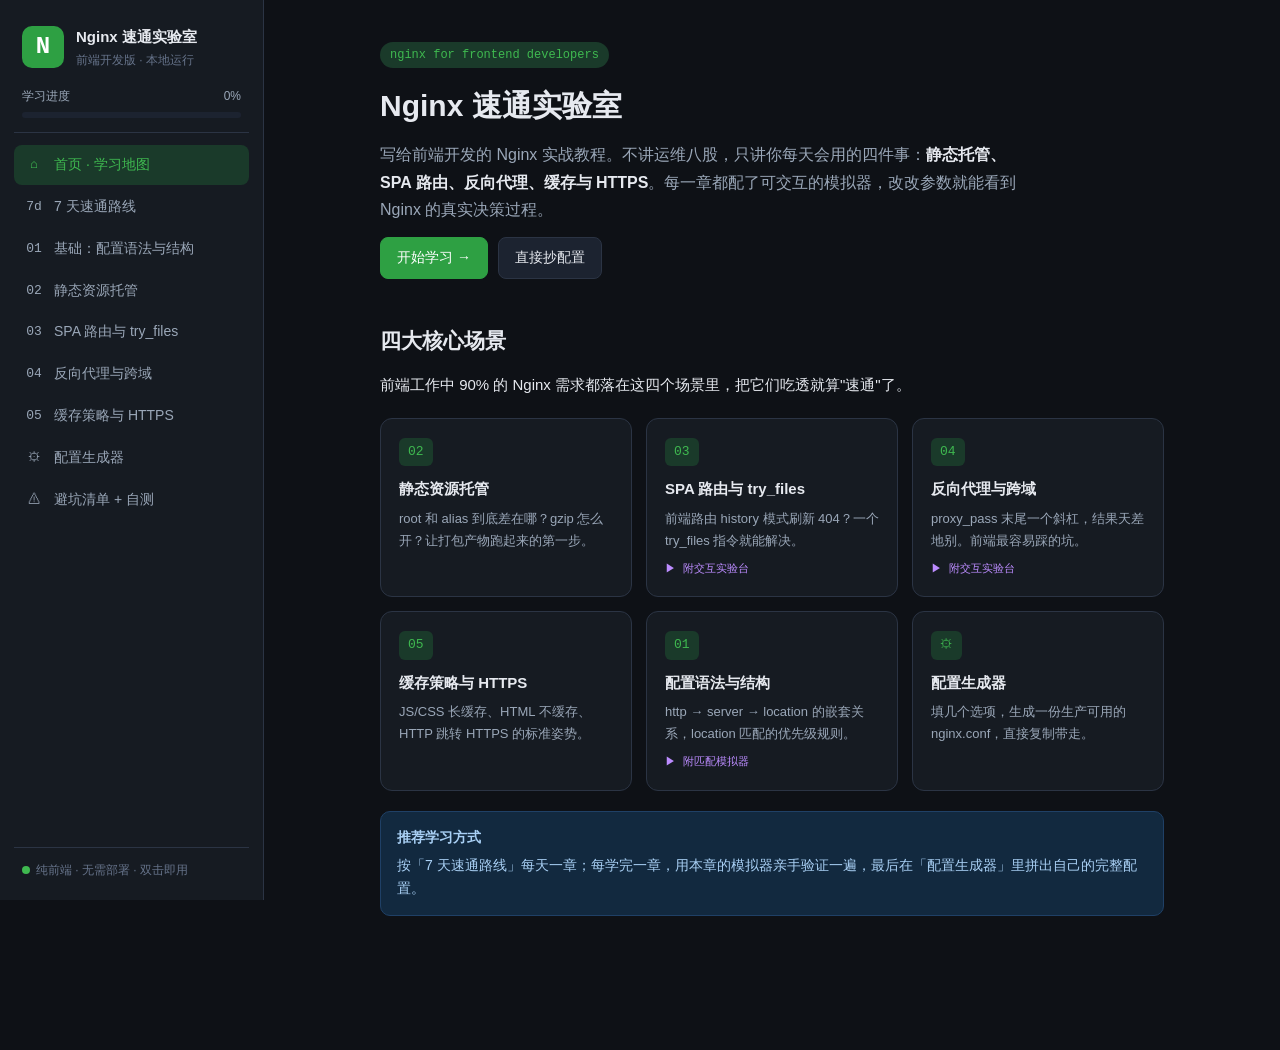
<file: index.html>
<!DOCTYPE html>
<html lang="zh-CN">
<head>
<meta charset="UTF-8">
<meta name="viewport" content="width=device-width, initial-scale=1.0">
<title>Nginx 速通实验室 · 前端开发版</title>
<link rel="icon" href="data:image/svg+xml,<svg xmlns='http://www.w3.org/2000/svg' viewBox='0 0 100 100'><rect width='100' height='100' rx='20' fill='%23009639'/><text x='50' y='68' font-size='52' text-anchor='middle' fill='white' font-family='monospace' font-weight='bold'>N</text></svg>">
<link rel="stylesheet" href="css/style.css">
</head>
<body>
<div id="app">
  <aside id="sidebar">
    <div class="brand">
      <div class="brand-logo">N</div>
      <div>
        <div class="brand-title">Nginx 速通实验室</div>
        <div class="brand-sub">前端开发版 · 本地运行</div>
      </div>
    </div>
    <div class="progress-wrap">
      <div class="progress-label"><span>学习进度</span><span id="progress-text">0%</span></div>
      <div class="progress-bar"><div id="progress-fill"></div></div>
    </div>
    <nav id="nav"></nav>
    <div class="sidebar-foot">
      <span class="dot"></span>纯前端 · 无需部署 · 双击即用
    </div>
  </aside>
  <main id="main">
    <div id="content"></div>
  </main>
</div>
<script src="js/pages.js"></script>
<script src="js/app.js"></script>
</body>
</html>
</file>
<file: css/style.css>
/* Nginx 速通实验室 - 深色主题 */
:root {
  --bg: #0e1116;
  --bg-panel: #161b22;
  --bg-panel-2: #1c2330;
  --bg-hover: #21293a;
  --border: #2b3444;
  --text: #e6e9ef;
  --text-2: #9aa7b8;
  --text-3: #66738a;
  --green: #2ea043;
  --green-bright: #3fb950;
  --green-dim: #1a3a2a;
  --blue: #58a6ff;
  --blue-dim: #12293f;
  --purple: #bc8cff;
  --purple-dim: #2a1f3d;
  --orange: #f0883e;
  --orange-dim: #3a2718;
  --red: #f85149;
  --red-dim: #3d1d1d;
  --yellow: #e3b341;
  --mono: "Cascadia Code", "JetBrains Mono", Consolas, "Courier New", monospace;
  --sans: "PingFang SC", "Microsoft YaHei", -apple-system, "Segoe UI", sans-serif;
}

* { margin: 0; padding: 0; box-sizing: border-box; }
html { scroll-behavior: smooth; }
body {
  font-family: var(--sans);
  background: var(--bg);
  color: var(--text);
  font-size: 15px;
  line-height: 1.7;
}

#app { display: flex; min-height: 100vh; }

/* ========== 侧边栏 ========== */
#sidebar {
  width: 264px;
  flex-shrink: 0;
  background: var(--bg-panel);
  border-right: 1px solid var(--border);
  padding: 20px 14px;
  display: flex;
  flex-direction: column;
  position: sticky;
  top: 0;
  height: 100vh;
  overflow-y: auto;
}
.brand { display: flex; gap: 12px; align-items: center; padding: 4px 8px 16px; }
.brand-logo {
  width: 42px; height: 42px; border-radius: 10px;
  background: var(--green);
  color: #fff; font-family: var(--mono); font-weight: 700; font-size: 24px;
  display: flex; align-items: center; justify-content: center;
}
.brand-title { font-weight: 600; font-size: 15px; }
.brand-sub { font-size: 12px; color: var(--text-3); }

.progress-wrap { padding: 0 8px 14px; border-bottom: 1px solid var(--border); margin-bottom: 12px; }
.progress-label { display: flex; justify-content: space-between; font-size: 12px; color: var(--text-2); margin-bottom: 6px; }
.progress-bar { height: 6px; background: var(--bg-panel-2); border-radius: 3px; overflow: hidden; }
#progress-fill { height: 100%; width: 0%; background: var(--green-bright); border-radius: 3px; transition: width .4s; }

#nav { flex: 1; }
.nav-item {
  display: flex; align-items: center; gap: 10px;
  padding: 8px 10px; border-radius: 8px;
  color: var(--text-2); text-decoration: none;
  font-size: 14px; margin-bottom: 2px;
  cursor: pointer; transition: background .15s, color .15s;
}
.nav-item:hover { background: var(--bg-hover); color: var(--text); }
.nav-item.active { background: var(--green-dim); color: var(--green-bright); }
.nav-icon { width: 20px; text-align: center; font-family: var(--mono); font-size: 13px; flex-shrink: 0; }
.nav-check { margin-left: auto; color: var(--green-bright); font-size: 12px; }
.sidebar-foot { padding: 12px 8px 0; border-top: 1px solid var(--border); font-size: 12px; color: var(--text-3); display: flex; align-items: center; gap: 6px; }
.dot { width: 8px; height: 8px; border-radius: 50%; background: var(--green-bright); display: inline-block; }

/* ========== 主内容区 ========== */
#main { flex: 1; min-width: 0; }
#content { max-width: 880px; margin: 0 auto; padding: 40px 48px 120px; }

.page-hero { margin-bottom: 28px; }
.page-tag { display: inline-block; font-size: 12px; font-family: var(--mono); color: var(--green-bright); background: var(--green-dim); padding: 3px 10px; border-radius: 20px; margin-bottom: 12px; }
.page-hero h1 { font-size: 30px; font-weight: 600; margin-bottom: 10px; }
.page-hero .lede { color: var(--text-2); font-size: 16px; max-width: 640px; }

h2 { font-size: 21px; font-weight: 600; margin: 36px 0 14px; padding-top: 8px; }
h3 { font-size: 16px; font-weight: 600; margin: 24px 0 10px; }
p { margin-bottom: 12px; color: var(--text); }
ul, ol { margin: 0 0 14px 22px; }
li { margin-bottom: 6px; }
strong { color: var(--text); font-weight: 600; }
em { color: var(--yellow); font-style: normal; }

/* 卡片与提示 */
.card { background: var(--bg-panel); border: 1px solid var(--border); border-radius: 12px; padding: 18px 20px; margin-bottom: 16px; }
.card-title { font-weight: 600; margin-bottom: 8px; display: flex; align-items: center; gap: 8px; }

.tip { border-radius: 10px; padding: 14px 16px; margin: 14px 0; font-size: 14px; border: 1px solid; }
.tip-warn { background: var(--orange-dim); border-color: #5a3a1e; color: #f5c9a8; }
.tip-danger { background: var(--red-dim); border-color: #5c2828; color: #f5b8b5; }
.tip-info { background: var(--blue-dim); border-color: #1f4066; color: #a9d0f5; }
.tip-good { background: var(--green-dim); border-color: #1f5130; color: #a9e5bb; }
.tip .tip-label { font-weight: 600; display: block; margin-bottom: 4px; }

/* 代码块 */
pre {
  background: #0a0d12;
  border: 1px solid var(--border);
  border-radius: 10px;
  padding: 16px 18px;
  overflow-x: auto;
  margin: 12px 0 16px;
  font-family: var(--mono);
  font-size: 13px;
  line-height: 1.65;
  position: relative;
}
pre .copy-btn {
  position: absolute; top: 8px; right: 8px;
  background: var(--bg-panel-2); color: var(--text-2);
  border: 1px solid var(--border); border-radius: 6px;
  font-size: 11px; padding: 3px 10px; cursor: pointer;
  font-family: var(--sans); opacity: 0; transition: opacity .2s;
}
pre:hover .copy-btn { opacity: 1; }
pre .copy-btn:hover { color: var(--text); border-color: var(--text-3); }
code { font-family: var(--mono); }
:not(pre) > code {
  background: var(--bg-panel-2); color: var(--orange);
  padding: 2px 6px; border-radius: 5px; font-size: 13px;
}
/* 简易语法高亮 */
.c-dir { color: var(--blue); }        /* 指令 */
.c-str { color: #a5d6a7; }            /* 字符串 */
.c-var { color: var(--purple); }      /* 变量 */
.c-com { color: var(--text-3); font-style: italic; } /* 注释 */
.c-num { color: var(--orange); }

/* 表格 */
table { width: 100%; border-collapse: collapse; margin: 12px 0 18px; font-size: 14px; }
th, td { padding: 10px 12px; border: 1px solid var(--border); text-align: left; vertical-align: top; }
th { background: var(--bg-panel); font-weight: 600; font-size: 13px; color: var(--text-2); }
td { background: transparent; }
tr:hover td { background: rgba(255,255,255,0.02); }

/* 按钮 */
.btn {
  display: inline-flex; align-items: center; gap: 6px;
  background: var(--bg-panel-2); color: var(--text);
  border: 1px solid var(--border); border-radius: 8px;
  padding: 8px 16px; font-size: 14px; cursor: pointer;
  font-family: var(--sans); transition: all .15s; text-decoration: none;
}
.btn:hover { border-color: var(--text-3); background: var(--bg-hover); }
.btn-primary { background: var(--green); border-color: var(--green); color: #fff; }
.btn-primary:hover { background: var(--green-bright); border-color: var(--green-bright); }
.btn-sm { padding: 5px 12px; font-size: 13px; }
.btn-row { display: flex; gap: 10px; flex-wrap: wrap; margin: 14px 0; }

/* 输入控件 */
input[type="text"], input[type="number"], select, textarea {
  background: #0a0d12; color: var(--text);
  border: 1px solid var(--border); border-radius: 8px;
  padding: 8px 12px; font-size: 14px; font-family: var(--mono);
  outline: none; transition: border-color .15s;
}
input:focus, select:focus, textarea:focus { border-color: var(--green); }
label.field { display: block; margin-bottom: 14px; }
label.field .field-label { display: block; font-size: 13px; color: var(--text-2); margin-bottom: 5px; font-family: var(--sans); }
label.field input, label.field select { width: 100%; }
.field-grid { display: grid; grid-template-columns: 1fr 1fr; gap: 0 16px; }

/* 实验台通用 */
.lab { background: var(--bg-panel); border: 1px solid var(--border); border-radius: 14px; padding: 22px; margin: 18px 0; }
.lab-head { display: flex; align-items: center; justify-content: space-between; margin-bottom: 6px; flex-wrap: wrap; gap: 8px; }
.lab-title { font-weight: 600; font-size: 16px; display: flex; align-items: center; gap: 8px; }
.lab-badge { font-size: 11px; font-family: var(--mono); background: var(--purple-dim); color: var(--purple); padding: 2px 8px; border-radius: 12px; }
.lab-desc { color: var(--text-2); font-size: 13px; margin-bottom: 16px; }

.sim-locations { display: flex; flex-direction: column; gap: 6px; margin: 12px 0; }
.sim-loc {
  display: flex; align-items: center; gap: 10px;
  font-family: var(--mono); font-size: 13px;
  padding: 8px 12px; border-radius: 8px;
  border: 1px solid var(--border); background: var(--bg-panel-2);
  transition: all .2s;
}
.sim-loc .loc-tag { font-size: 11px; padding: 1px 8px; border-radius: 10px; background: var(--bg-hover); color: var(--text-2); flex-shrink: 0; font-family: var(--sans); }
.sim-loc.hit { border-color: var(--green-bright); background: var(--green-dim); box-shadow: 0 0 0 1px var(--green-bright); }
.sim-loc.candidate { border-color: var(--yellow); }
.sim-loc .loc-arrow { margin-left: auto; color: var(--text-3); }
.sim-loc.hit .loc-arrow { color: var(--green-bright); }

.sim-result {
  margin-top: 14px; padding: 14px 16px; border-radius: 10px;
  font-family: var(--mono); font-size: 13px; line-height: 1.8;
  border: 1px solid var(--border); background: #0a0d12;
}
.sim-result .r-ok { color: var(--green-bright); }
.sim-result .r-err { color: var(--red); }
.sim-result .r-dim { color: var(--text-3); }
.sim-result .r-warn { color: var(--yellow); }

.url-input-row { display: flex; gap: 8px; margin: 12px 0; }
.url-input-row input { flex: 1; }

.step-flow { display: flex; align-items: center; gap: 6px; flex-wrap: wrap; margin: 14px 0; font-family: var(--mono); font-size: 13px; }
.step-node { padding: 6px 12px; border-radius: 8px; border: 1px solid var(--border); background: var(--bg-panel-2); }
.step-node.on { border-color: var(--green-bright); color: var(--green-bright); background: var(--green-dim); }
.step-node.off { opacity: .45; }
.step-sep { color: var(--text-3); }

/* 测验 */
.quiz-q { margin-bottom: 8px; font-weight: 600; }
.quiz-opts { display: flex; flex-direction: column; gap: 8px; margin: 12px 0; }
.quiz-opt {
  padding: 10px 14px; border-radius: 8px; border: 1px solid var(--border);
  background: var(--bg-panel-2); cursor: pointer; font-size: 14px;
  transition: all .15s; font-family: var(--mono);
}
.quiz-opt:hover { border-color: var(--text-3); }
.quiz-opt.right { border-color: var(--green-bright); background: var(--green-dim); }
.quiz-opt.wrong { border-color: var(--red); background: var(--red-dim); }
.quiz-explain { font-size: 13px; color: var(--text-2); margin-top: 8px; padding: 10px 12px; background: var(--bg-panel-2); border-radius: 8px; display: none; }
.quiz-explain.show { display: block; }

/* 生成器输出 */
.gen-out { position: relative; }
.gen-out pre { margin: 0; max-height: 520px; overflow: auto; }

/* 首页卡片 */
.home-grid { display: grid; grid-template-columns: repeat(auto-fill, minmax(250px, 1fr)); gap: 14px; margin: 20px 0; }
.home-card {
  background: var(--bg-panel); border: 1px solid var(--border); border-radius: 12px;
  padding: 18px; cursor: pointer; transition: all .15s; text-decoration: none; color: var(--text); display: block;
}
.home-card:hover { border-color: var(--green); transform: translateY(-2px); }
.home-card .hc-icon { font-family: var(--mono); font-size: 13px; color: var(--green-bright); background: var(--green-dim); display: inline-block; padding: 3px 9px; border-radius: 6px; margin-bottom: 10px; }
.home-card .hc-title { font-weight: 600; margin-bottom: 6px; }
.home-card .hc-desc { font-size: 13px; color: var(--text-2); }
.home-card .hc-lab { font-size: 11px; color: var(--purple); margin-top: 8px; font-family: var(--mono); }

.route-day { display: flex; gap: 14px; margin-bottom: 14px; }
.route-day .rd-num {
  width: 44px; height: 44px; border-radius: 10px; flex-shrink: 0;
  background: var(--bg-panel-2); border: 1px solid var(--border);
  display: flex; align-items: center; justify-content: center;
  font-family: var(--mono); font-weight: 700; color: var(--green-bright); font-size: 15px;
}
.route-day .rd-body { flex: 1; }
.route-day .rd-title { font-weight: 600; }
.route-day .rd-desc { font-size: 13px; color: var(--text-2); }

.page-foot { margin-top: 48px; padding-top: 20px; border-top: 1px solid var(--border); display: flex; justify-content: space-between; align-items: center; flex-wrap: wrap; gap: 12px; }
.mark-done-btn.done { background: var(--green-dim); border-color: var(--green-bright); color: var(--green-bright); }

/* 响应式 */
@media (max-width: 900px) {
  #sidebar { width: 220px; }
  #content { padding: 28px 22px 100px; }
  .field-grid { grid-template-columns: 1fr; }
}
@media (max-width: 720px) {
  #app { flex-direction: column; }
  #sidebar { width: 100%; height: auto; position: static; }
  #content { padding: 22px 16px 80px; }
}

/* 滚动条 */
::-webkit-scrollbar { width: 10px; height: 10px; }
::-webkit-scrollbar-track { background: transparent; }
::-webkit-scrollbar-thumb { background: var(--border); border-radius: 5px; }
::-webkit-scrollbar-thumb:hover { background: var(--text-3); }
</file>
